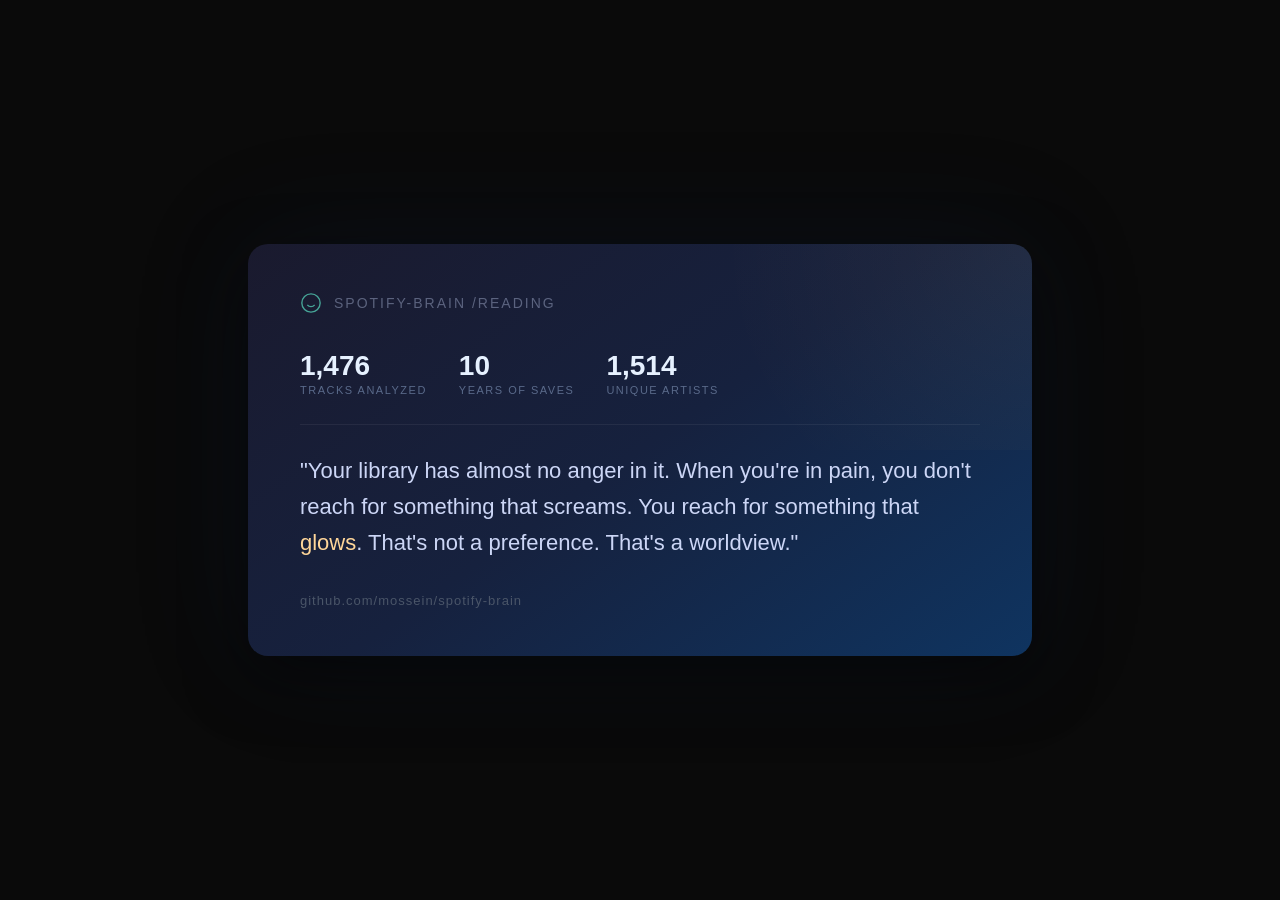
<file: examples/card.html>
<!DOCTYPE html>
<html>
<head>
<meta charset="utf-8">
<style>
  body {
    margin: 0;
    display: flex;
    justify-content: center;
    align-items: center;
    min-height: 100vh;
    background: #0a0a0a;
    font-family: -apple-system, BlinkMacSystemFont, 'Segoe UI', sans-serif;
  }
  .card {
    width: 680px;
    background: linear-gradient(145deg, #1a1a2e 0%, #16213e 50%, #0f3460 100%);
    border-radius: 20px;
    padding: 48px 52px;
    box-shadow: 0 20px 60px rgba(0,0,0,0.5), 0 0 120px rgba(30,60,120,0.15);
    position: relative;
    overflow: hidden;
  }
  .card::before {
    content: '';
    position: absolute;
    top: -50%;
    right: -50%;
    width: 100%;
    height: 100%;
    background: radial-gradient(circle, rgba(255,180,80,0.06) 0%, transparent 70%);
    pointer-events: none;
  }
  .header {
    display: flex;
    align-items: center;
    gap: 12px;
    margin-bottom: 36px;
    opacity: 0.6;
  }
  .header svg {
    width: 22px;
    height: 22px;
  }
  .header span {
    font-size: 14px;
    color: #8892b0;
    letter-spacing: 2px;
    text-transform: uppercase;
    font-weight: 500;
  }
  .quote {
    font-size: 22px;
    line-height: 1.65;
    color: #ccd6f6;
    font-weight: 400;
    margin-bottom: 32px;
  }
  .quote em {
    color: #ffd699;
    font-style: normal;
  }
  .meta {
    font-size: 13px;
    color: #4a5568;
    letter-spacing: 1px;
  }
  .meta a {
    color: #64ffda;
    text-decoration: none;
  }
  .stats {
    display: flex;
    gap: 32px;
    margin-bottom: 28px;
    padding-bottom: 28px;
    border-bottom: 1px solid rgba(255,255,255,0.06);
  }
  .stat {
    text-align: left;
  }
  .stat-num {
    font-size: 28px;
    font-weight: 700;
    color: #e6f1ff;
  }
  .stat-label {
    font-size: 11px;
    color: #5a6a8a;
    text-transform: uppercase;
    letter-spacing: 1.5px;
    margin-top: 2px;
  }
</style>
</head>
<body>
  <div class="card">
    <div class="header">
      <svg viewBox="0 0 24 24" fill="none" stroke="#64ffda" stroke-width="1.5">
        <circle cx="12" cy="12" r="10"/>
        <path d="M8 14s1.5 2 4 2 4-2 4-2"/>
        <line x1="9" y1="9" x2="9.01" y2="9"/>
        <line x1="15" y1="9" x2="15.01" y2="9"/>
      </svg>
      <span>spotify-brain /reading</span>
    </div>
    <div class="stats">
      <div class="stat">
        <div class="stat-num">1,476</div>
        <div class="stat-label">tracks analyzed</div>
      </div>
      <div class="stat">
        <div class="stat-num">10</div>
        <div class="stat-label">years of saves</div>
      </div>
      <div class="stat">
        <div class="stat-num">1,514</div>
        <div class="stat-label">unique artists</div>
      </div>
    </div>
    <div class="quote">
      "Your library has almost no anger in it. When you're in pain, you don't reach for something that screams. You reach for something that <em>glows</em>. That's not a preference. That's a worldview."
    </div>
    <div class="meta">
      github.com/mossein/spotify-brain
    </div>
  </div>
</body>
</html>
</file>
